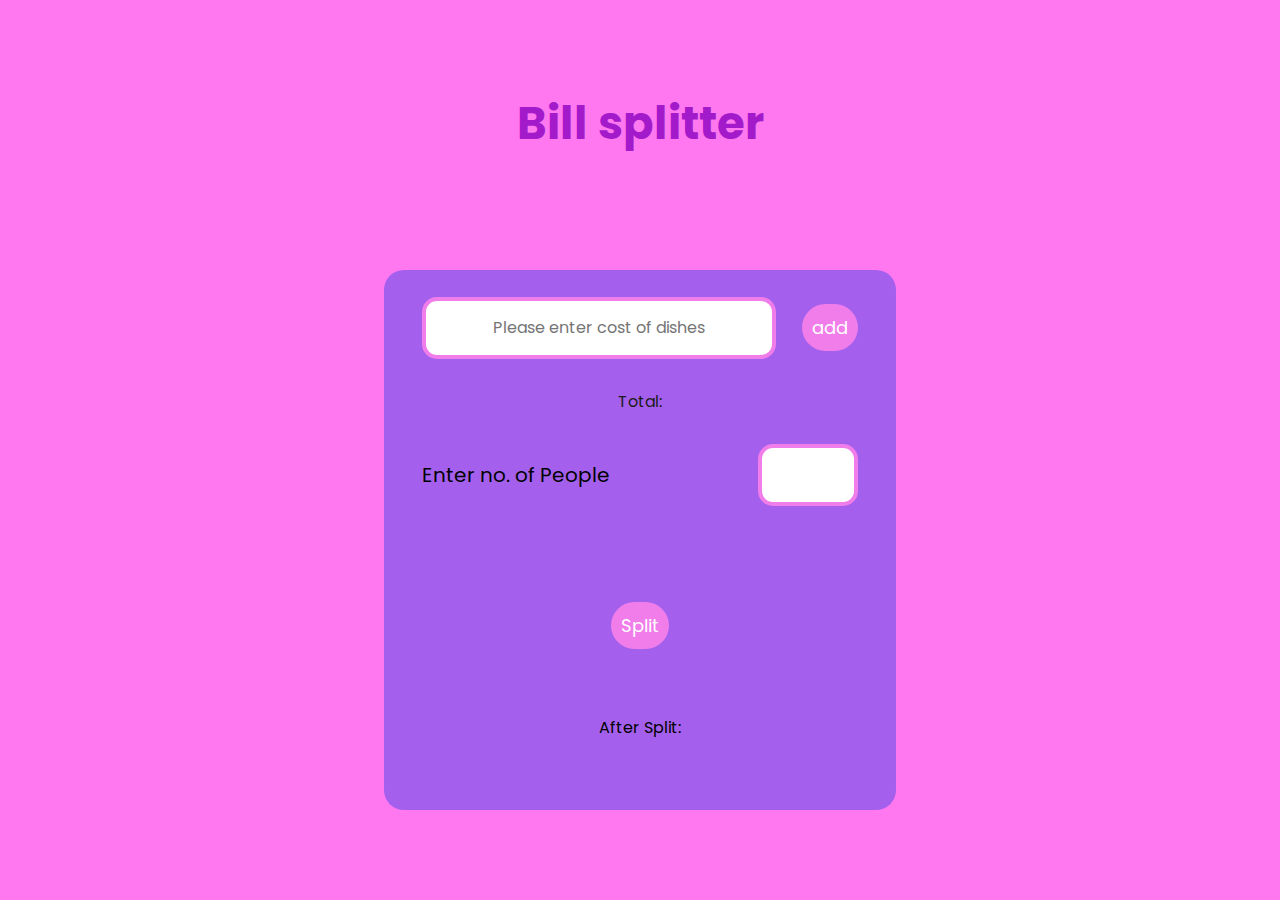
<file: billsplitter/index.html>
<!DOCTYPE html>
<html lang="en">
<head>
    <meta charset="UTF-8">
    <meta http-equiv="X-UA-Compatible" content="IE=edge">
    <meta name="viewport" content="width=device-width, initial-scale=1.0">
    <title>capitalize letter</title>
    <link rel="stylesheet" href="./style.css">
    <link rel="preconnect" href="https://fonts.googleapis.com">
    <link rel="preconnect" href="https://fonts.gstatic.com" crossorigin>
    <link href="https://fonts.googleapis.com/css2?family=Poppins:wght@300;500&display=swap" rel="stylesheet">
</head>
<body>
    <h1>Bill splitter</h1>
    <div class="container">
        <div class="itemInput">
            <input type="text" name="" id="dishes" placeholder="Please enter cost of dishes">
            <button id="add">add</button>
        </div>
        <p id="total">Total:</p>
        <div class="enterpeople">
            <p id="ep">Enter no. of People </p>
            <input type="text" name="" id="epinput">

        </div>
        <div class="splitter">
            <button id="Split">Split</button>
            <p id="as">After Split:</p>
        </div>
    </div>
    <script src="./script.js"></script>
</body>
</html>
</file>
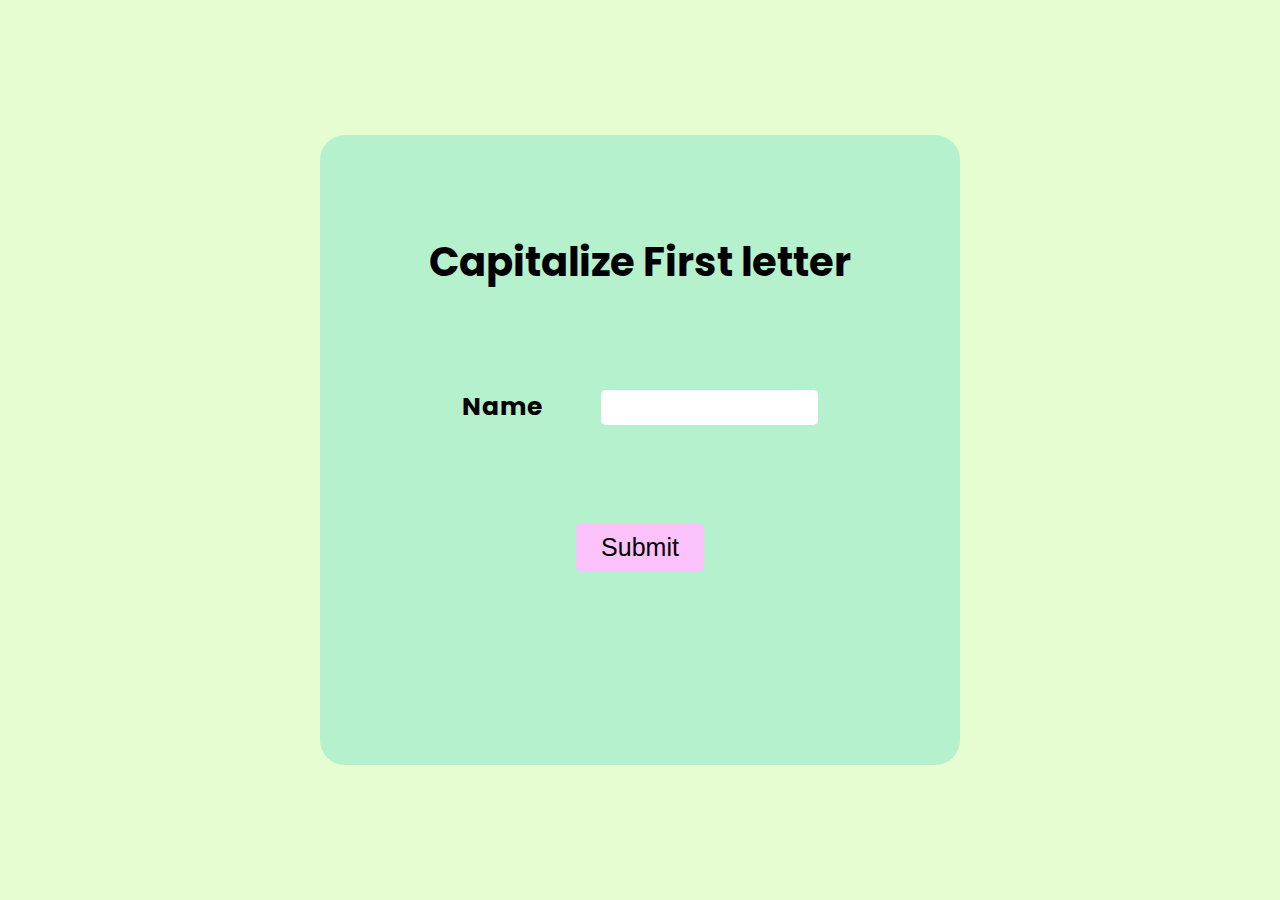
<file: capitalize first letter/index.html>
<!DOCTYPE html>
<html lang="en">
<head>
    <meta charset="UTF-8">
    <meta http-equiv="X-UA-Compatible" content="IE=edge">
    <meta name="viewport" content="width=device-width, initial-scale=1.0">
    <link rel="preconnect" href="https://fonts.googleapis.com">
    <link rel="preconnect" href="https://fonts.gstatic.com" crossorigin>
    <link href="https://fonts.googleapis.com/css2?family=Poppins:wght@500&display=swap" rel="stylesheet">
    <title>Document</title>
    <style>
        *{
            margin: 0;
            padding: 0;
        }
        body{
            background: #E5FDD1;
            font-family: 'Poppins', sans-serif;
            height: 100vh;
            width: 100%;
            display: flex;
            justify-content: center;
            align-items: center;
        }
        .container{
            width: 50%;
            height: 70%;
            display: flex;
            flex-direction: column;
            align-items: center;
            justify-content: space-evenly;
            background: #B5F1CC;
            border-radius: 25px;
        }
        .container div{
            width: 65%;
            display: flex;
            align-items: center;
            justify-content: space-around;
        }
        .container h1{
            font-size: 40px;
        }
        .container div h3{
            font-size: 25px;
        }
        .container div input{
            padding: 10px 20px;
            border-radius: 5px;
            outline: none;
            border: transparent;
        }
        .container button{
            padding: 10px 25px;
            font-size: 25px;
            background: #FCC2FC;
            border: transparent;
            border-radius: 5px;
            cursor: pointer;
        }
        .container p{
            font-size: 20px;
        }
    </style>
</head>
<body>

    <div class="container">
        <h1>Capitalize First letter</h1>
        <div>
            <h3>Name</h3><input type="text" name="" id="name">
        </div>
        <button id="btn">Submit</button>
        <p id="res"></p>
    </div>
    <script>
        let a=document.querySelector("#name");
        document.querySelector("#btn").addEventListener('click',function(){
            let v=0;
            let b=a.value.trim();
            console.log(b);
           
            (b.charAt(0).toLowerCase()===b.charAt(0)) ? document.querySelector("#res").innerHTML="After correcting format, your name : "+b.charAt(0).toUpperCase()+b.slice(1) : document.querySelector("#res").innerHTML="No change in format...Your Name: "+ b;
           
            
        });
    </script>
</body>
</html>
</file>
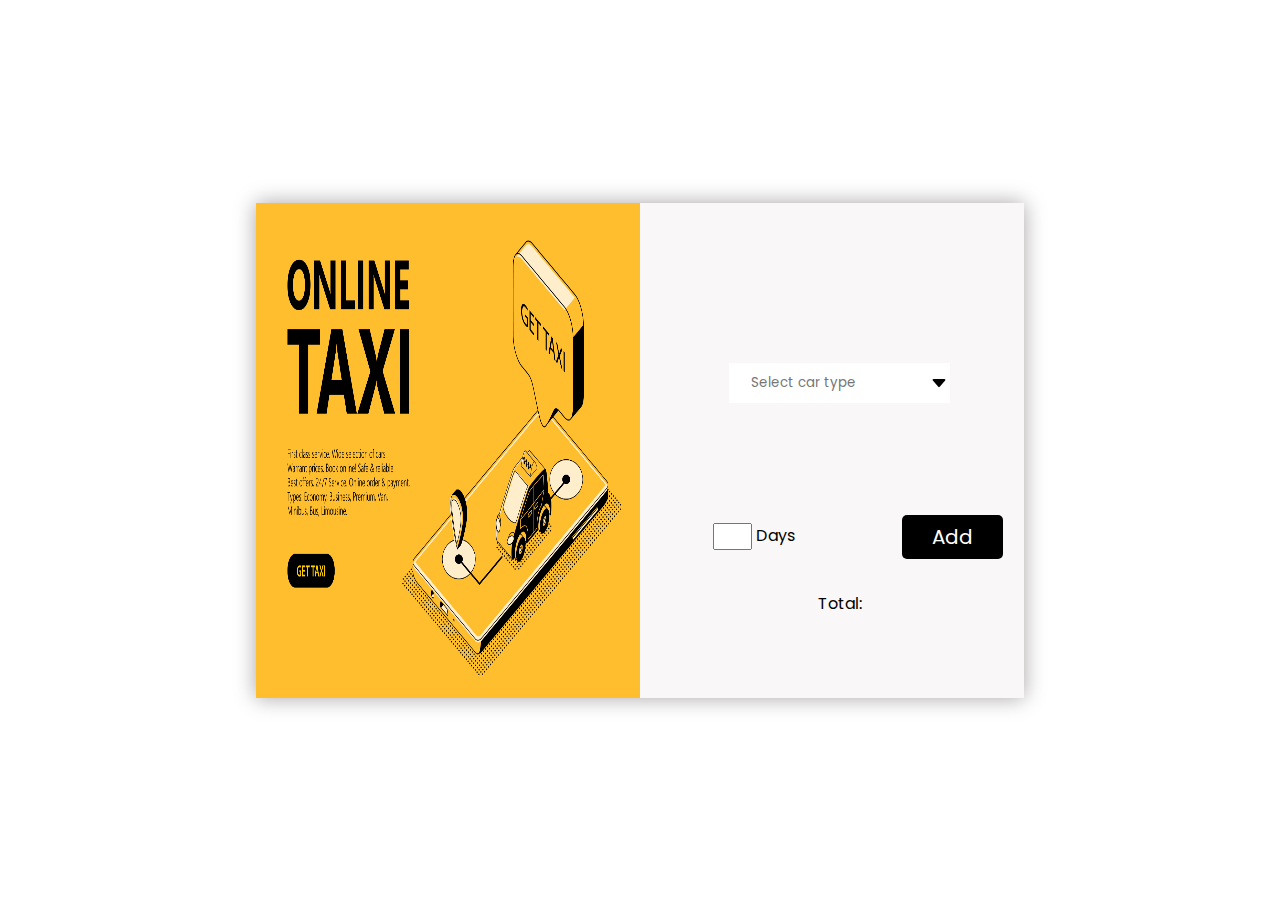
<file: car rental total/index.html>
<!DOCTYPE html>
<html lang="en">
<head>
    <meta charset="UTF-8">
    <meta http-equiv="X-UA-Compatible" content="IE=edge">
    <meta name="viewport" content="width=device-width, initial-scale=1.0">
    <title>Car rental service</title>
    <link rel="preconnect" href="https://fonts.googleapis.com">
    <link rel="preconnect" href="https://fonts.gstatic.com" crossorigin>
    <link href="https://fonts.googleapis.com/css2?family=Poppins:wght@500&display=swap" rel="stylesheet">
    <link rel="stylesheet" href="./style.css">
</head>
<body>
    <div class="main">
        <img src="./asset/2342.jpg" alt="" srcset="" id="logo">
        <div class="container">
            <div class="dropdown ">
                <div id="category" onclick="fun1()" ondblclick="fun2()"><input type="text" name="" id="taxt" placeholder="Select car type" class="text-box"> <img src="./asset/caret-down-outline.svg" alt="" srcset=""  id="img"></div>
                <div class="option">
                    <div onclick="show('Econmy Car')"><img src="./asset/eco.svg" alt="" srcset=""  id="img" >Economy Car</div>
                    <div onclick="show('Mid-size Car')"><img src="./asset/midsize.svg" alt="" srcset=""  id="img" >Mid-Size Car</div>
                    <div onclick="show('Luxury Car')"><img src="./asset/luxury.svg" alt="" srcset=""  id="img" >Luxury Car</div>
                </div>
            </div>
           
            <div class="btnSection"> 
                <div id="day"><input type="text" id="days"> Days</div>
                <button id="add">Add</button>
                
                
            </div>
            <p id="display">Total:</p>
        </div>
    </div>
    <script src="./script.js"></script>
</body>
</html>
</file>
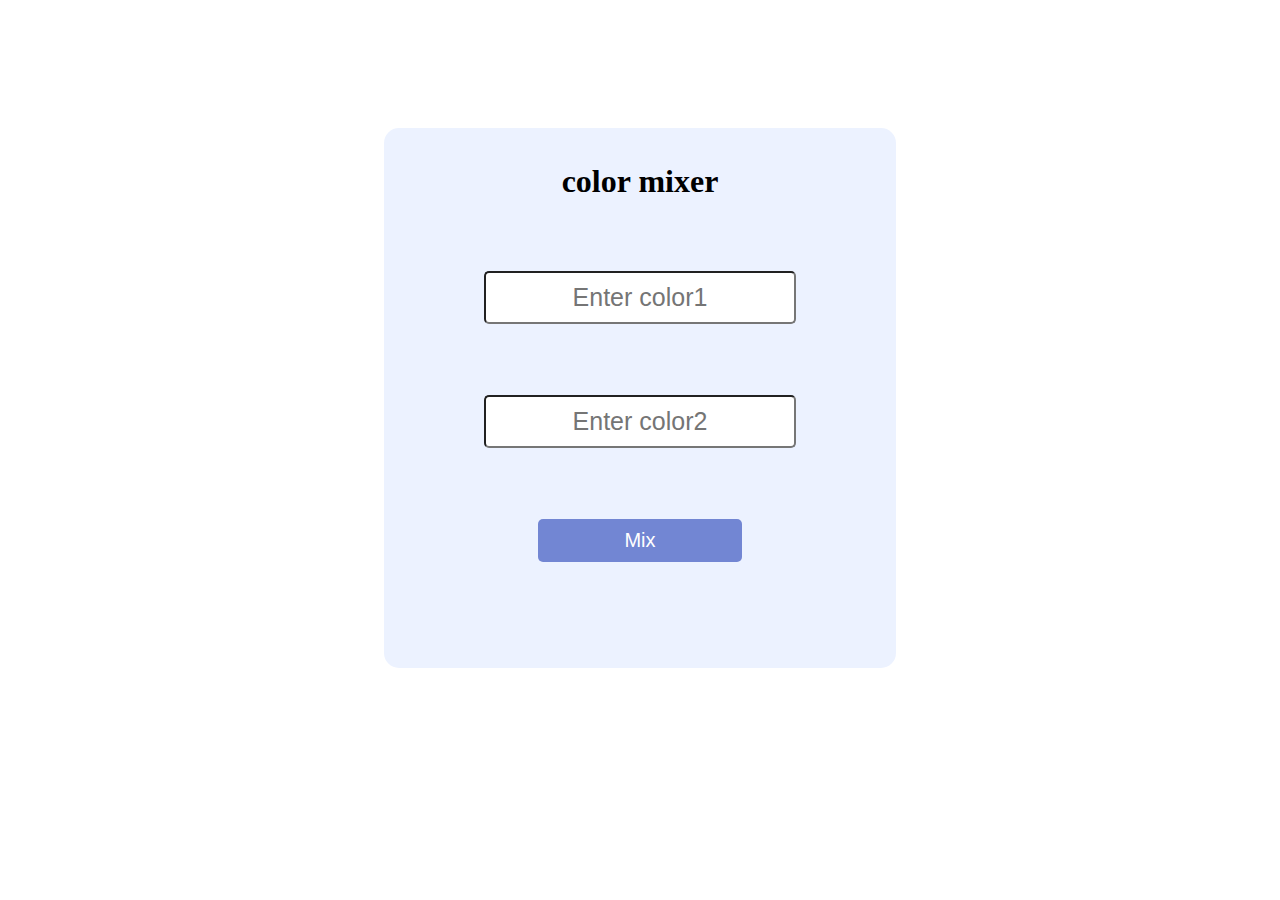
<file: colormixer/index.html>
<!DOCTYPE html>
<html lang="en">
<head>
    <meta charset="UTF-8">
    <meta http-equiv="X-UA-Compatible" content="IE=edge">
    <meta name="viewport" content="width=device-width, initial-scale=1.0">
    <title>Colormixer</title>
    <link rel="stylesheet" href="./style.css">
</head>
<body>
    <div class="container">
        <h1>color mixer</h1>
        <input type="text" name="" id="cr1"placeholder="Enter color1" >
        <input type="text" name="" id="cr2"placeholder="Enter color2" >
        <button id="btn">Mix</button>
        <p id="tag"></p>
    </div>
    <script src="./script.js"></script>
</body>
</html>
</file>
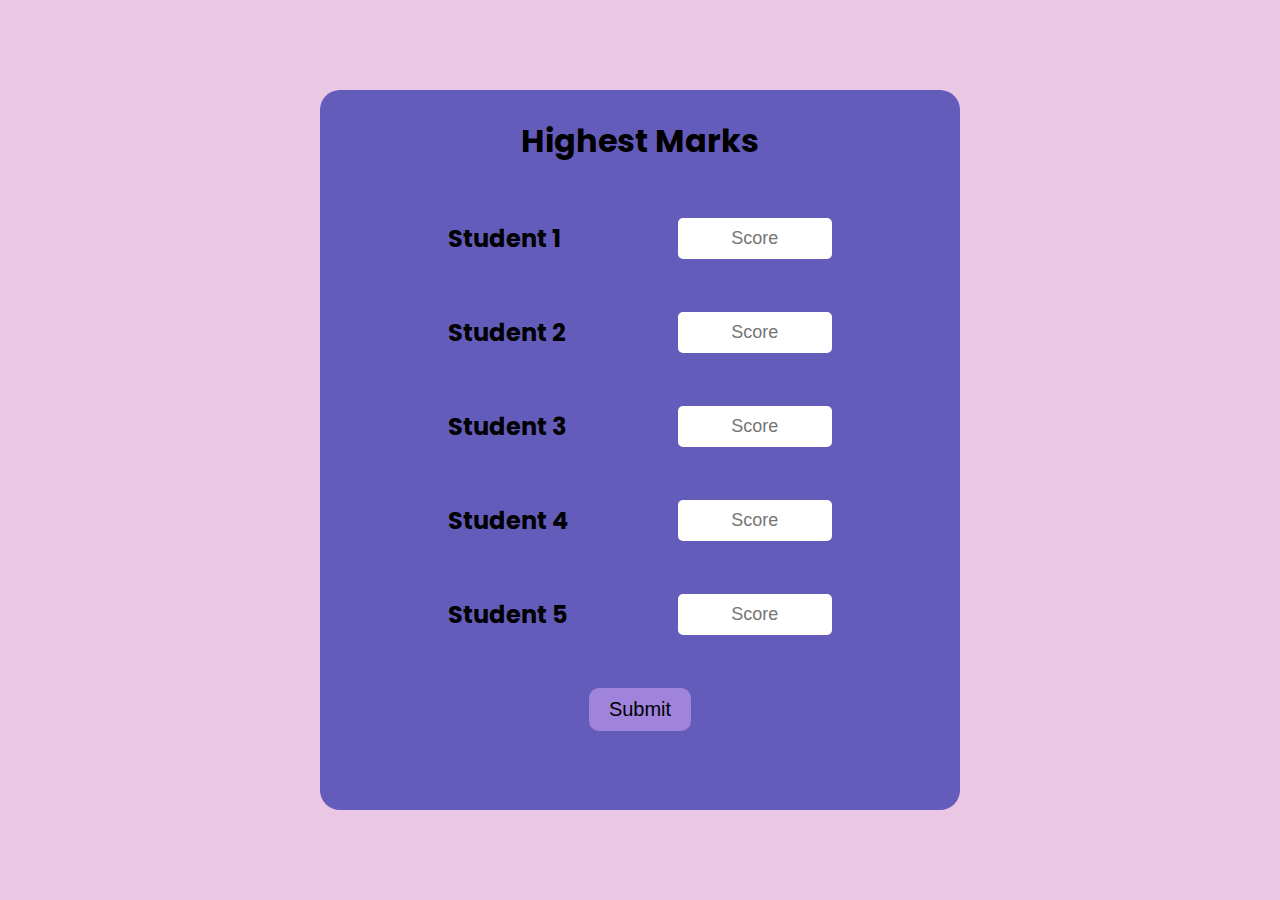
<file: highestmarks/index.html>
<!DOCTYPE html>
<html lang="en">
<head>
    <meta charset="UTF-8">
    <meta http-equiv="X-UA-Compatible" content="IE=edge">
    <meta name="viewport" content="width=device-width, initial-scale=1.0">
    <title>Document</title>
    <link rel="preconnect" href="https://fonts.googleapis.com">
    <link rel="preconnect" href="https://fonts.gstatic.com" crossorigin>
    <link href="https://fonts.googleapis.com/css2?family=Poppins:wght@500&display=swap" rel="stylesheet">
    <link rel="stylesheet" href="./style.css">
</head>
<body>
    <div class="container">
        <h1>Highest Marks</h1>
        <div><h2>Student 1</h2><input type="text" name="Student1" id="st1" placeholder="Score"></div>
        <div><h2>Student 2</h2><input type="text" name="Student2" id="st2" placeholder="Score"></div>
        <div><h2>Student 3</h2><input type="text" name="Student3" id="st3" placeholder="Score"></div>
        <div><h2>Student 4</h2><input type="text" name="Student4" id="st4" placeholder="Score"></div>
        <div><h2>Student 5</h2><input type="text" name="Student5" id="st5" placeholder="Score"></div>
        <button id="btn">Submit</button>
        <p id="display"></p>

    </div>
    <script src="./script.js"></script>
</body>
</html>
</file>
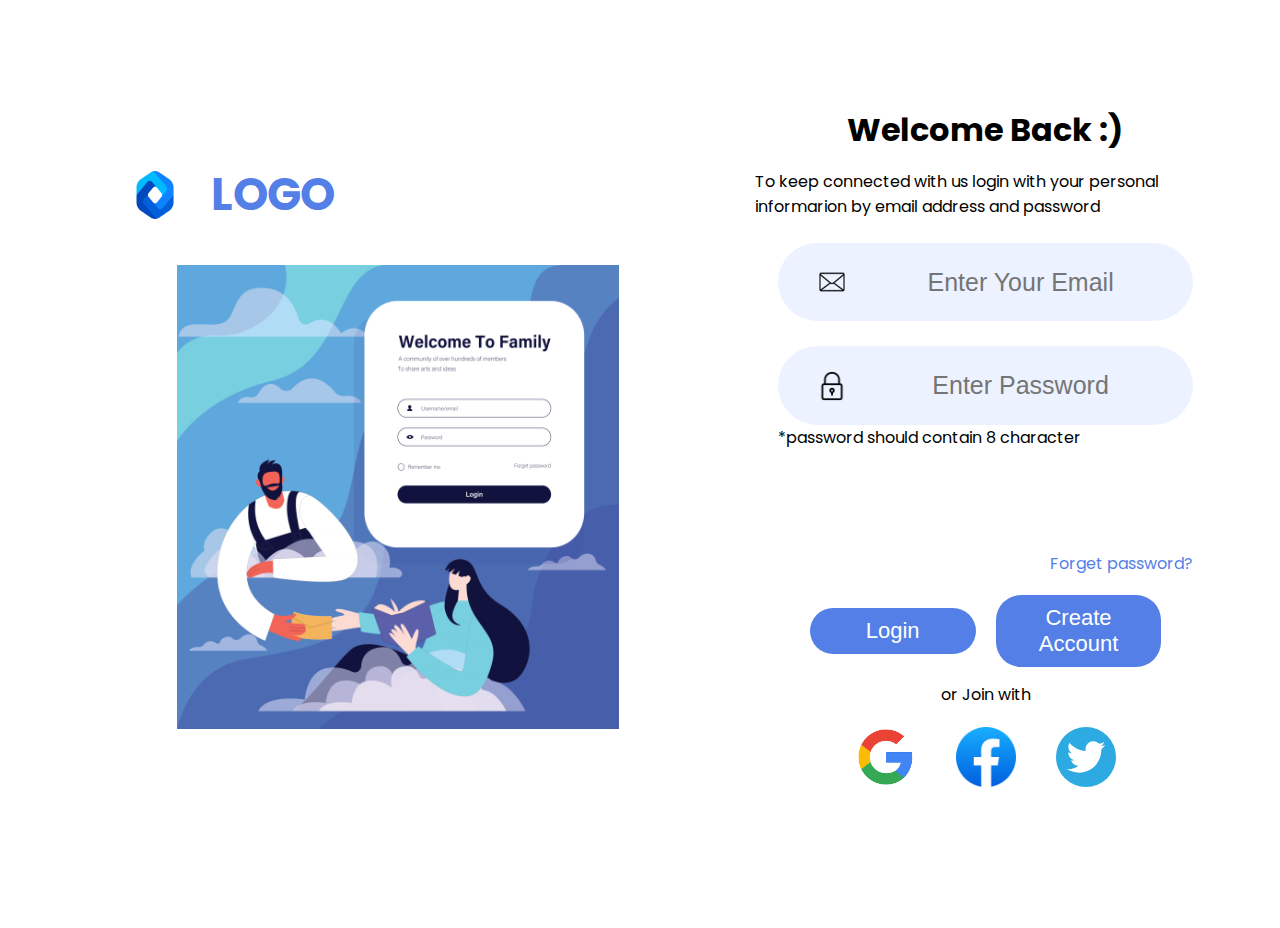
<file: password validator/index.html>
<!DOCTYPE html>
<html lang="en">
<head>
    <meta charset="UTF-8">
    <meta http-equiv="X-UA-Compatible" content="IE=edge">
    <meta name="viewport" content="width=device-width, initial-scale=1.0">
    <title>password validator</title>
    <link rel="preconnect" href="https://fonts.googleapis.com">
    <link rel="preconnect" href="https://fonts.gstatic.com" crossorigin>
    <link href="https://fonts.googleapis.com/css2?family=Poppins:wght@300;500&display=swap" rel="stylesheet">
    <link rel="stylesheet" href="./style.css">
</head>
<body>
    <div class="container">
        <div class="leftSection">
            <div class="logoSection">
                <img src="./asset/logo.png" alt="" srcset="">
                <h1>LOGO</h1>
            </div>
            <div class="imgSection">
                <img src="./asset/login2.jpg" alt="" srcset="">
            </div>
        </div>
        <div class="rightSection">
            <h1>Welcome Back :&#41</h1>
            <p>To keep connected with us login with your personal informarion by email address and password</p>
            <div class="inputSection">
                <div class="email">
                    <img src="./asset/email.png" alt="" srcset="" class="icon">
                    <input type="text" name="" id="email" placeholder="Enter Your Email" onkeypress="validation()">
                    <img src="./asset/accept.png" alt="" srcset="" id="greentick1">
                </div>
                <br>
                
                <div class="password">
                    <img src="./asset/lock.png" alt="" srcset="" class="icon">
                    <input type="password" name="" id="pass" placeholder="Enter Password" onkeypress="passValidation()">
                    <img src="./asset/accept.png" alt="" srcset="" id="greentick2">
                </div>
                <p>*password should contain 8 character </p>
            </div>
            <div class="forget"><a href="">Forget password?</a></div>
            <div class="btnSection">
                <button id="login">Login</button>
                <button>Create Account</button>
            </div>
            <div class="footer">
                <p>or Join with</p>
                <ul>
                    <li><img src="./asset/google.png" alt="" class="sm"></li>
                    <li><img src="./asset/Facebook_f_logo_(2021).svg.webp" alt="" class="sm"></li>
                    <li><img src="./asset/twitter-icon.svg" alt="" class="sm"></li>
                </ul>
            </div>
        </div>
    </div>
    <script src="./script.js"></script>
</body>
</html>
</file>
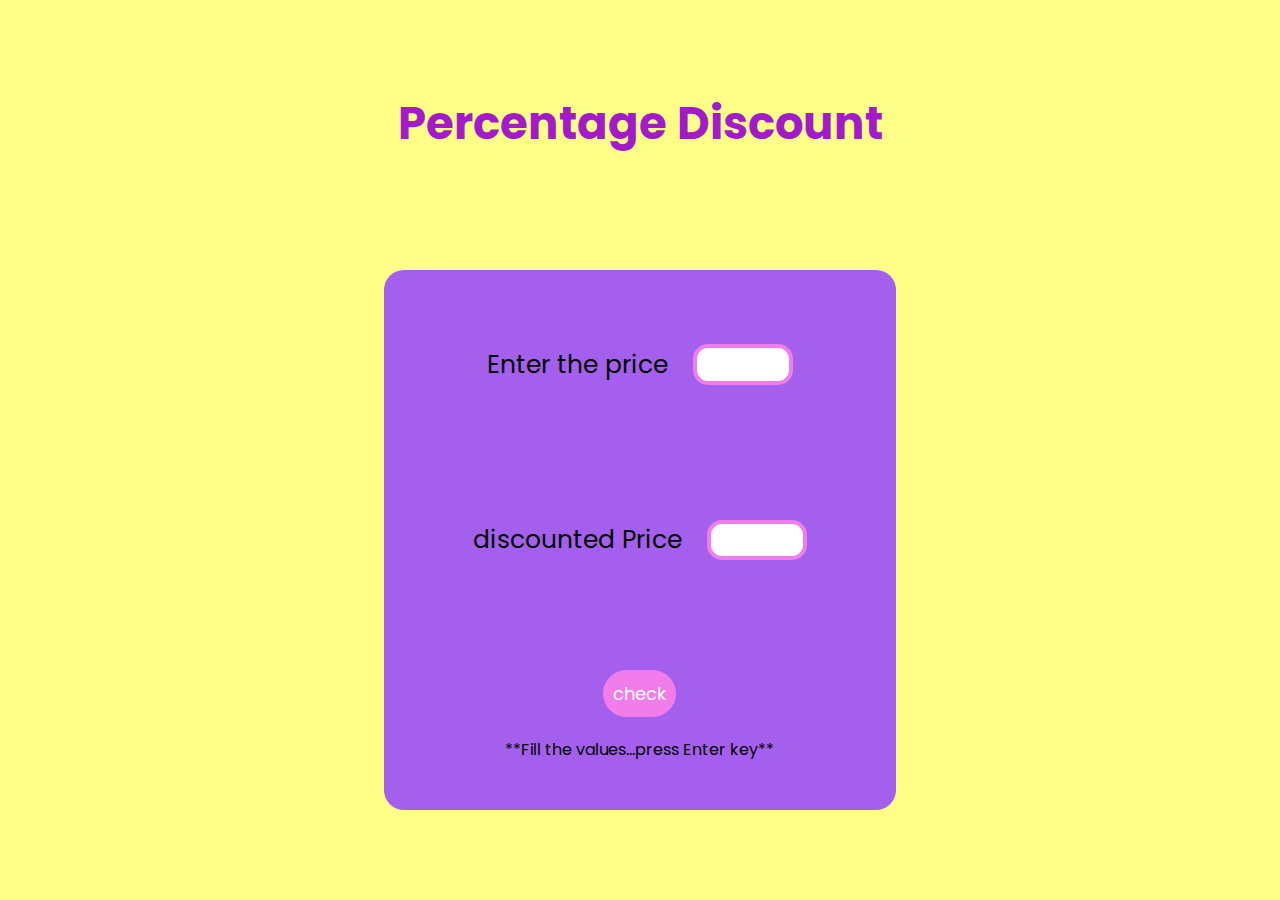
<file: percentage discount/index.html>
<!DOCTYPE html>
<html lang="en">
<head>
    <meta charset="UTF-8">
    <meta http-equiv="X-UA-Compatible" content="IE=edge">
    <meta name="viewport" content="width=device-width, initial-scale=1.0">
    <title>Percentage Discount</title>
    <link rel="preconnect" href="https://fonts.googleapis.com">
    <link rel="preconnect" href="https://fonts.gstatic.com" crossorigin>
    <link href="https://fonts.googleapis.com/css2?family=Poppins:wght@300;500&display=swap" rel="stylesheet">
    <link rel="stylesheet" href="./style.css">
</head>
<body>
    <h1>Percentage Discount</h1>
    <div class="container">
        <div class="priceSection">
            <p id="pricetag">Enter the price</p>
            <input type="text" name="" id="price" value="">
        </div>
        <div class="discountSection">
            <p id="discountpara">discounted Price</p>
            <input type="text" name="" id="discount" value="">
            
        </div>
        <div class="displaySection">
            <button id="btn">check</button>
            <p id="display">**Fill the values...press Enter key**</p>
        </div>
    
    </div>
    <script src="./script.js"></script>
</body>
</html>
</file>
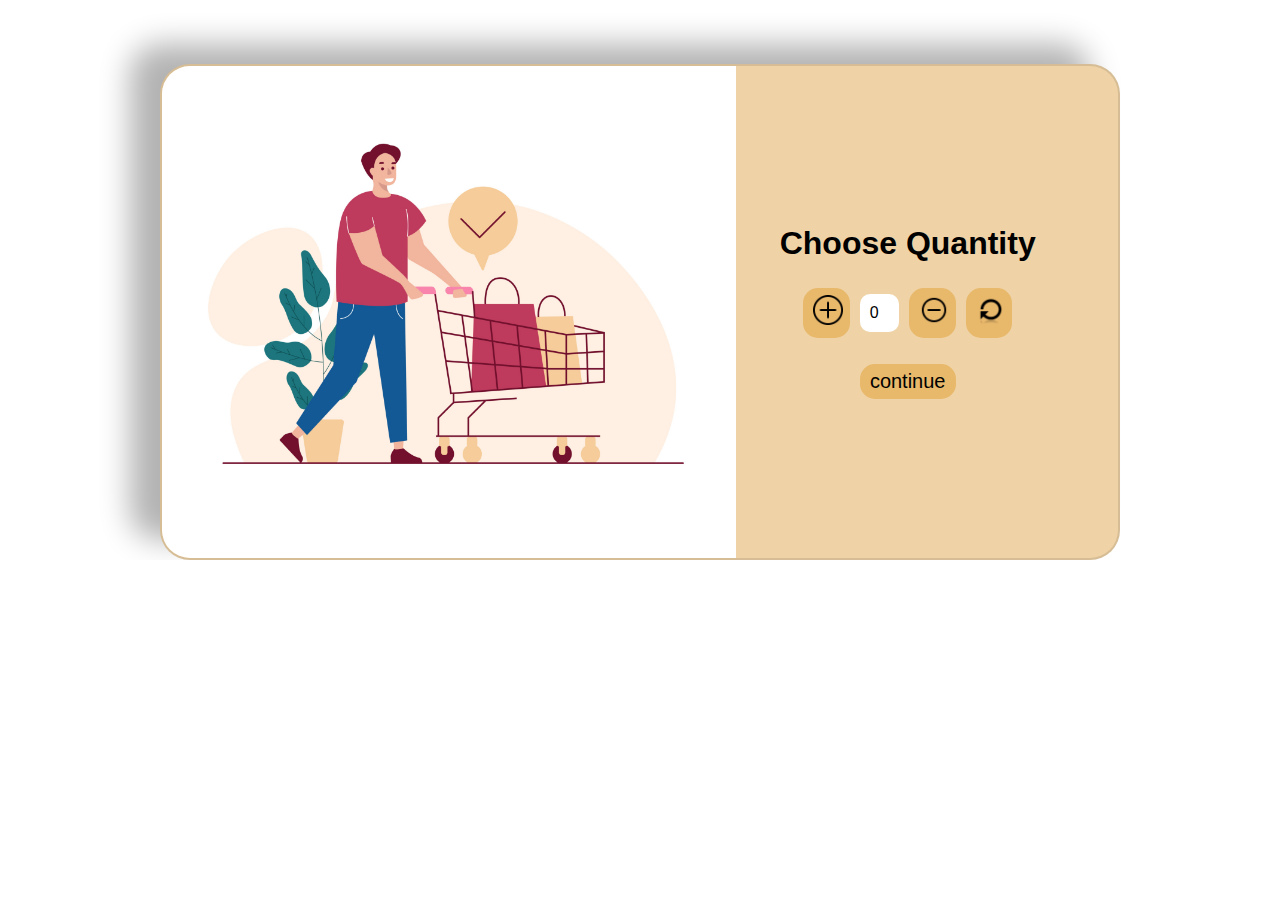
<file: shopping cart quantity incre- decre/index.html>
<!DOCTYPE html>
<html lang="en">
<head>
    <meta charset="UTF-8">
    <meta http-equiv="X-UA-Compatible" content="IE=edge">
    <meta name="viewport" content="width=device-width, initial-scale=1.0">
    <title>Shopping cart</title>
    <link rel="stylesheet" href="./style.css">
    <link rel="preconnect" href="https://fonts.googleapis.com">
   
</head>
<body>
    <div class="container">
        <img src="./asset/cart.jpg" alt="">
        <div class="rhs">
            <h1>Choose Quantity</h1>
            <div class="op">
                <button class="plus">
                    <span class="icon"><img src="./asset/plus.png" alt="" title="increase"></span>
                </button>
                <span class="number">0</span>
                <button class="minus">
                    <span class="icon"><img src="./asset/minus.png" alt="" title="decrease"></span>
                </button>
                <button class="reset">
                    <span class="icon"><img src="./asset/reset.png" alt="" title="reset"></span>
                </button>
            </div>
            <button class="continue">continue</button>
        </div>
    </div> 
    <script src="./script.js"></script>
</body>
</html>
</file>
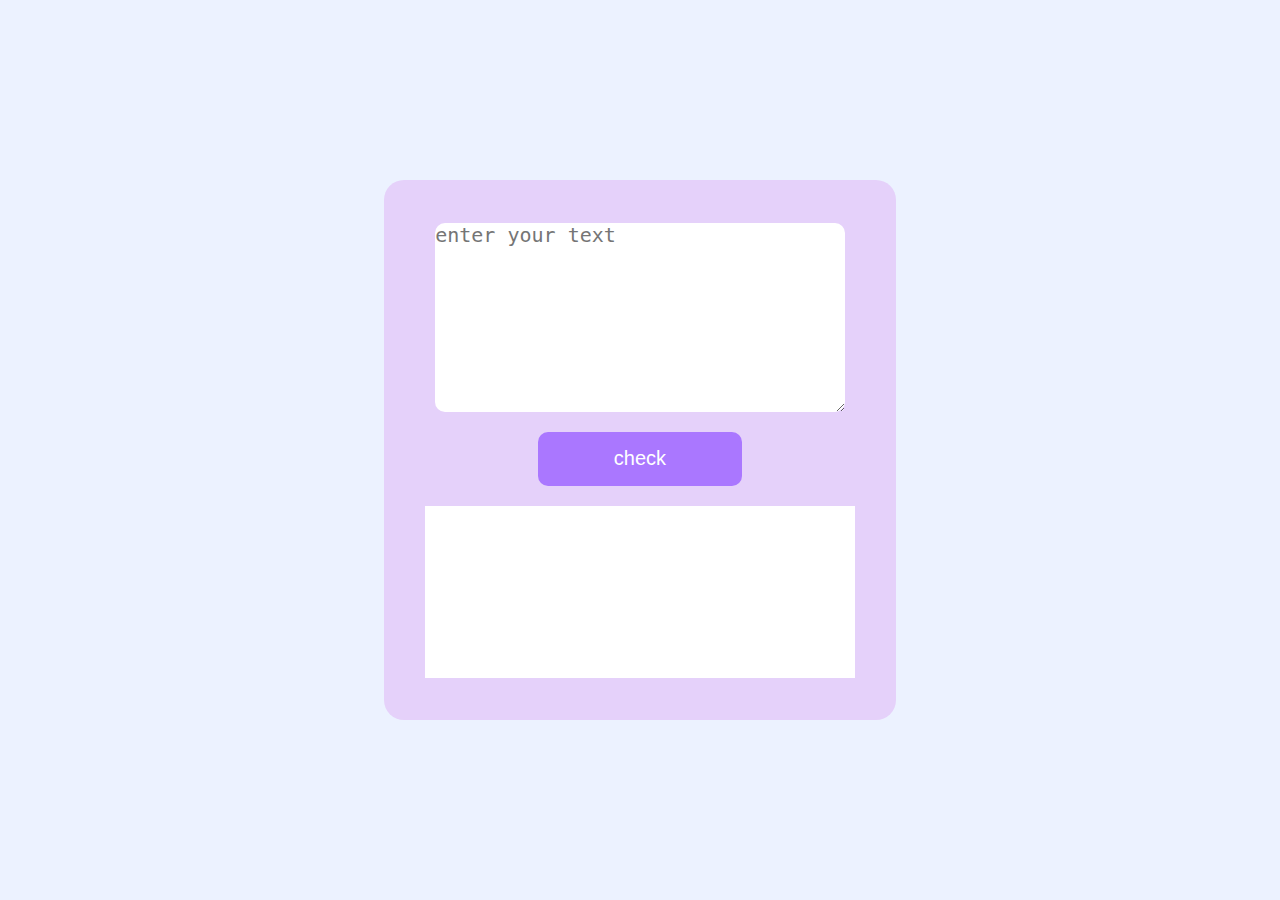
<file: textHighlighter/index.html>
<!DOCTYPE html>
<html lang="en">
<head>
    <meta charset="UTF-8">
    <meta http-equiv="X-UA-Compatible" content="IE=edge">
    <meta name="viewport" content="width=device-width, initial-scale=1.0">
    <title>Text Highlighter</title>
    <link rel="preconnect" href="https://fonts.googleapis.com">
    <link rel="preconnect" href="https://fonts.gstatic.com" crossorigin>
    <link href="https://fonts.googleapis.com/css2?family=Poppins:wght@300;500&display=swap" rel="stylesheet">
    <link rel="stylesheet" href="./style.css">

</head>
<body>
    <div class="main">
            <textarea name="" id="Text" cols="30" rows="10" placeholder="enter your text"></textarea>
            <button id="check">check</button>
            <p id="display"></p>
    
    </div>
    <script src="./script.js"></script>
</body>
</html>
</file>
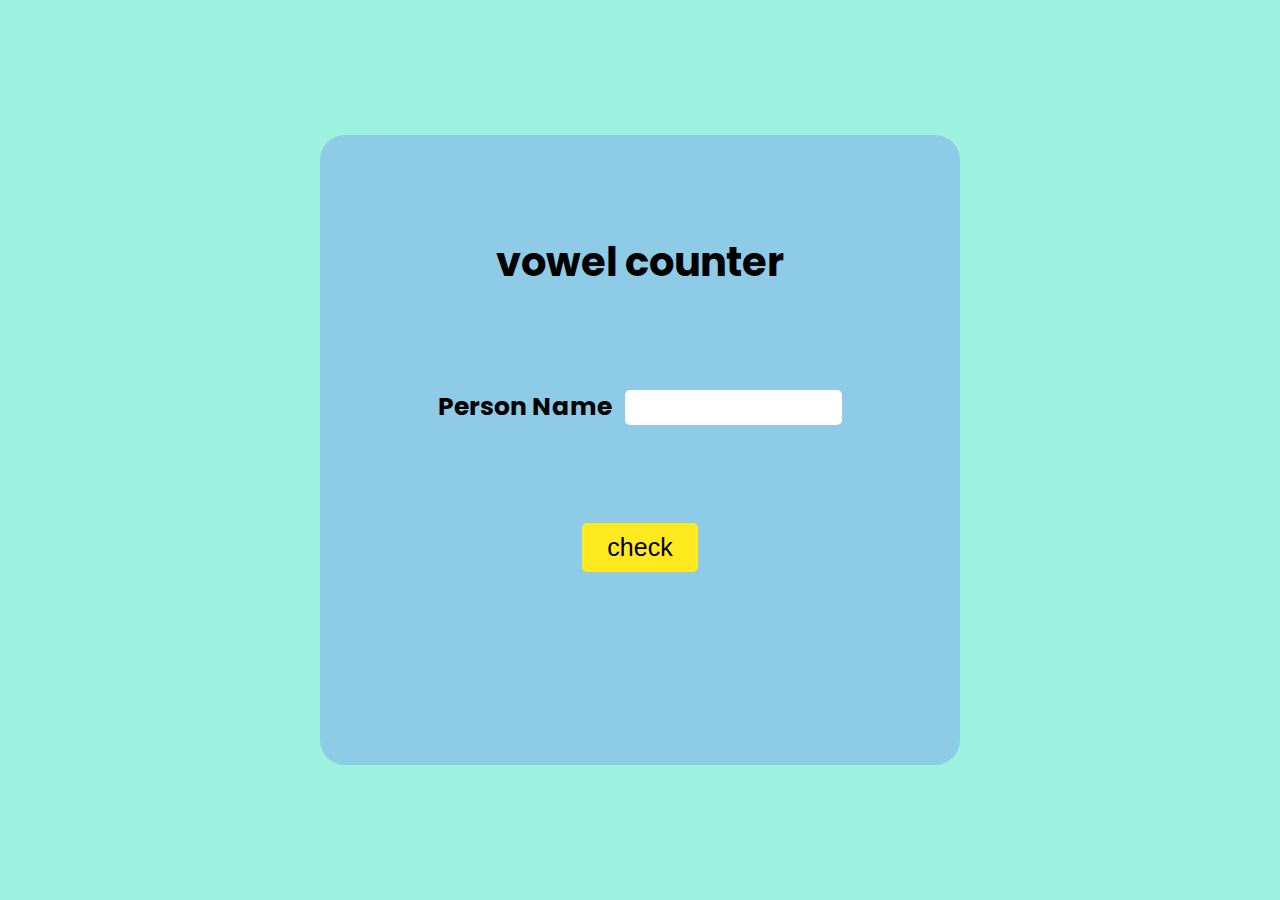
<file: vowel counter/index.html>
<!DOCTYPE html>
<html lang="en">
<head>
    <meta charset="UTF-8">
    <meta http-equiv="X-UA-Compatible" content="IE=edge">
    <meta name="viewport" content="width=device-width, initial-scale=1.0">
    <link rel="preconnect" href="https://fonts.googleapis.com">
    <link rel="preconnect" href="https://fonts.gstatic.com" crossorigin>
    <link href="https://fonts.googleapis.com/css2?family=Poppins:wght@500&display=swap" rel="stylesheet">
    <title>Document</title>
    <style>
        *{
            margin: 0;
            padding: 0;
        }
        body{
            background: #9DF1DF;
            font-family: 'Poppins', sans-serif;
            height: 100vh;
            width: 100%;
            display: flex;
            justify-content: center;
            align-items: center;
        }
        .container{
            width: 50%;
            height: 70%;
            display: flex;
            flex-direction: column;
            align-items: center;
            justify-content: space-evenly;
            background: #8DCBE6;
            border-radius: 25px;
        }
        .container div{
            width: 65%;
            display: flex;
            align-items: center;
            justify-content: space-around;
        }
        .container h1{
            font-size: 40px;
        }
        .container div h3{
            font-size: 25px;
        }
        .container div input{
            padding: 10px 20px;
            border-radius: 5px;
            outline: none;
            border: transparent;
        }
        .container button{
            padding: 10px 25px;
            font-size: 25px;
            background: #FFEA20;
            border: transparent;
            border-radius: 5px;
            cursor: pointer;
        }
        .container p{
            font-size: 20px;
        }
    </style>
</head>
<body>

    <div class="container">
        <h1>vowel counter</h1>
        <div>
            <h3>Person Name</h3><input type="text" name="" id="name">
        </div>
        <button id="btn">check</button>
        <p id="res"></p>
    </div>
    <script>
        let a=document.querySelector("#name");
        document.querySelector("#btn").addEventListener('click',function(){
            let v=0;
            let b=a.value.toLowerCase();
            for (let i = 0; i < b.length; i++) {
                if(b[i]=='a'||b[i]=='e'||b[i]=='i'||b[i]=='o'||b[i]=='u'){
                    v++;
                }
            } 
            document.querySelector("#res").innerHTML="Vowel count : "+ v;
        })
    </script>
</body>
</html>
</file>
<file: billsplitter/style.css>
*{
    padding: 0;
    margin: 0;
    font-family: 'Poppins', sans-serif;

}
body{
    background: #FF78F0;
    height: 100vh;
    display: flex;
    flex-direction: column;
    align-items: center;
    justify-content: space-evenly;
}
h1{
    width: 70%;
    height: 10%;
    text-align: center;
    font-size: 45px;
    color: #A31ACB;
   
}
.container{
    width: 40%;
    height: 60%;
    background: #A460ED;
    display: flex;
    flex-direction: column;
    align-items: center;
    justify-content: space-around;
    border-radius: 20px
}
.itemInput{
    width: 90%;
    height: 20%;
    display: flex;
    align-items: center;
    justify-content: space-around;

}
#dishes{
    width: 75%;
    height: 50%;
    border: 4px solid #F07DEA;
    border-radius: 15px;
    outline: none;
    font-size: 16px;
    text-align: center;
}
#add{
    padding: 10px 10px;
    background: #F07DEA;
    font-size: 18px;
    border: transparent;
    color: white;
    border-radius: 50px;
    cursor: pointer;
    transition: 1s;
}
#total{
    color: rgb(28, 27, 27);
    text-align: left;

}
.enterpeople{
    width: 90%;
    height: 20%;
    display: flex;
    align-items: center;
    justify-content: space-evenly;
}
#ep{
    width: 70%;
    font-size: 20px;
}
#epinput{
    width: 20%;
    height: 50%;
    border: 4px solid #F07DEA;
    border-radius: 15px;
    outline: none;
    font-size: 16px;
    text-align: center;
}
.splitter{
    width: 90%;
    height: 50%;
    display: flex;
    flex-direction: column;
    align-items: center;
    justify-content: space-evenly;
}

#Split{
    padding: 10px 10px;
    background: #F07DEA;
    font-size: 18px;
    border: transparent;
    color: white;
    border-radius: 50px;
    cursor: pointer;
    transition: 1s;
}
</file>
<file: car rental total/style.css>
*{
    padding: 0;
    margin: 0;
    font-family: 'Poppins', sans-serif;
}
body{
    width: 100%;
    height: 100vh;
    display: flex;
    align-items: center;
    justify-content: center;
}
.main{
    width: 60%;
    height: 55%;
    display: flex;
    align-items: center;
    justify-content:space-between;
    gap: 2%;
    background: #F9F7F7;
    box-shadow: 0px 0px 20px rgb(168, 163, 163);
    
}
#logo{
    width: 50%;
    height: 100%;
    
}
#img{
    height: 20px;
    width: 20px;
    cursor: pointer;
}
.container{
    width: 70%;
    height: 80%;
    display: flex;
    flex-direction: column;
    justify-content: space-evenly;
    align-items: center;
}
#category{
    width: 100%;
    display: flex;
    align-items: center;
    justify-content: space-around;
    background-color: #fff;
}
.dropdown{
    width: 60%;
    height: 50%;
    display: flex;
    flex-direction: column;
    align-items: center;
    justify-content: space-around;
    gap: 10px;
}
.dropdown div input{
    width: 70%;
    padding: 10px 20px;
    outline: none;
    border: none;
    cursor: pointer;
}
.option{
    width: 100%;
    height: 70%;
    display: flex;
    flex-direction: column;
    align-items: center;
    justify-content: space-between;
    background: #fff;
    border-radius: 15px;
    overflow: hidden;
    display: none;
}
.option div{
    width: 100%;
    display: flex;
    align-items: center;
    justify-content: center;
    gap: 20px;
    cursor: pointer;
}
.option div:hover{
    background: #000;
    color: #fff;
}
#day{
    width: 40%;
    margin-left: 10%;
    align-items: center;
    justify-content: center;
}
#days {
    width: 20%;
    padding: 1% 2%;
    outline: none;
}
.btnSection{
    width: 100%;
    display: flex;
    align-items: center;
    justify-content: space-around;
}
button{
    padding: 7px 30px;
    border-radius: 5px;
    border: transparent;
    font-size: 20px;
    background: #000;
    color:#fff;
    cursor: pointer;
}
</file>
<file: colormixer/style.css>
*{
    margin: 0;
    padding: 0;
}
body{
    background: white;
    display: flex;
   /*flex-direction: column;*/ 
    justify-content: center;
    align-items: center;
}
.container{
    margin-top: 10%;
    width: 40%;
    height: 60vh;
    background: #ECF2FF;
    display: flex;
    flex-direction: column;
    justify-content: space-around;
    align-items: center;
    border-radius: 15px;

}
.container input{
    width: 60%;
    padding: 10px 0;
    text-align: center;
    font-size: 25px;
    border-radius: 5px;
    
}
.container button{
    padding: 10px 20px;
    width: 40%;
    background: #7286D3;
    font-size: 20px;
    color: #fff;
    border-radius: 5px;
    border: transparent;
    cursor: pointer;
}
</file>
<file: highestmarks/style.css>
*{
    padding: 0;
    margin: 0;
}
body{
    background: #EBC7E6;
    font-family: 'Poppins', sans-serif;
    display: flex;
    justify-content: center;
    align-items: center;
    height: 100vh;
}
.container{
    width: 50%;
    height: 80%;
    background:#645CBB ;
    display: flex;
    flex-direction: column;
    align-items: center;
    justify-content: space-around;
    border-radius: 20px;
}
.container div{
    width: 60%;
    display: flex;
    align-items: center;
    justify-content: space-between;
}
.container div input{
    width: 35%;
    padding: 10px;
    border-radius: 5px;
    text-align: center;
    font-size: 18px;
    border: transparent;
    outline: none;
}
.container div input:hover{
    width: 40%;

}
.container button{
    padding: 10px 20px;
    font-size: 20px;
    border-radius: 10px;
    border: transparent;
    background: #A084DC;
    cursor: pointer;
}
.container button:hover{
    padding: 12px 24px;
    font-size: 22px;
    font-weight: 400;
}
</file>
<file: password validator/style.css>
*{
    padding: 0;
    margin: 0;

}
body{
    font-family: 'Poppins', sans-serif;
    box-sizing: border-box;
    overflow: hidden;
    height: 100vh;
    width: 100%;
    display: flex;
    align-items: center;
    justify-content: center;
   
    
}
.icon{
    width: 30px;
    height: 30px;
}
#greentick1,#greentick2{
    width: 20px;
    height: 20px;
    display: none;
}
.sm{
    width: 60px;
    height: 60px;
    cursor: pointer;
}
.container{
    width: 90%;
    height: 85%;
    display: flex;
    align-items: center;
    justify-content: center;
    
}
.leftSection{
    margin-top: 15%;
    width: 60%;
    height: 90%;
    display: flex;
    flex-direction: column;
    align-items: center;
    justify-content: center;
    gap: 20px;
}
.logoSection{
    width: 90%;
    height: 20%;
    display: flex;
    align-items: center;

}
.logoSection h1{
    color: #537FE7;
    font-size: 45px;
}
.logoSection img{
    width: 112px;
    height: 100px;
}
.imgSection img{
    width: 95%;
    height: 70%;
}
.rightSection{
    width: 40%;
    height: 90%;
    display: flex;
    flex-direction: column;
    align-items: center;
    justify-content: center;
    gap: 15px;
}

.inputSection{
    margin-top: 2%;
    width: 90%;
    height: 45%;
    flex-direction: column;
    align-items: center;
    justify-content: space-evenly;
    cursor: pointer;
    gap: 30px;
}
.email:hover,.password:hover{
    background: rgb(255, 255, 255);
}
.password input:hover{
    background: rgb(255, 255, 255);
}
#email:hover{
    background: rgb(255, 255, 255);
}
.email,.password{
    width: 100%;
    height: 20%;
    padding: 10px 0px;
    display: flex;
    align-items: center;
    justify-content: center;
    background: #ECF2FF;
    border-radius: 40px;
    gap: 40px;

}
.email input,.password input{
    width: 55%;
    padding: 10px 20px;
    outline: none;
    background: transparent;
    border: none;
    font-size: 25px;
    text-align: center;
}

.forget{
    width: 90%;
    display: flex;
    align-items: center;
    justify-content: end;

}
.forget a{
    text-decoration: none;
    color: #537FE7;
    cursor: pointer;
}
.forget a:hover{
    font-weight: 600;
}
.btnSection{
    margin-top: 1%;
    width: 90%;
    display: flex;
    align-items: center;
    justify-content: center;
    gap: 20px;
}
.btnSection button{
    width: 40%;
    padding: 10px 20px;
    background:#537FE7 ;
    border-radius: 25px;
    border: transparent;
    font-size: 22px;
    color: white;
    cursor: pointer;
}
.footer{
    display: flex;
    flex-direction: column;
    align-items: center;
    justify-content: space-evenly;
    gap: 20px;
}
.footer ul{
   
    display: flex;
    align-items: center;
    justify-content: center;
    gap: 40px;
}
.footer ul li{
    list-style: none;
}
</file>
<file: percentage discount/style.css>
*{
    padding: 0;
    margin: 0;
    font-family: 'Poppins', sans-serif;

}
body{
    background: #FEFF86;
    height: 100vh;
    display: flex;
    flex-direction: column;
    align-items: center;
    justify-content: space-evenly;
}
h1{
    width: 70%;
    height: 10%;
    text-align: center;
    font-size: 45px;
    color: #A31ACB;
   
}
.container{
    width: 40%;
    height: 60%;
    background: #A460ED;
    display: flex;
    flex-direction: column;
    align-items: center;
    justify-content: space-evenly;
    border-radius: 20px
}
.priceSection{
    width: 90%;
    height: 30%;
    display: flex;
    align-items: center;
    justify-content: center;
    gap: 25px;
   
}
#price{
    width: 20%;
    height: 20%;
    border: 4px solid #F07DEA;
    border-radius: 15px;
    outline: none;
    font-size: 16px;
    text-align: center
}
#pricetag,#discountpara{
    font-size: 25px;
}
.discountSection{
    width: 90%;
    height: 30%;
    display: flex;
    align-items: center;
    justify-content: center;
    gap: 25px;
}
#discount{
    width: 20%;
    height: 20%;
    border: 4px solid #F07DEA;
    border-radius: 15px;
    outline: none;
    font-size: 16px;
    text-align: center
}
.displaySection{
    width: 90%;
    height: 30%;
    display: flex;
    flex-direction: column;
    justify-content: center;
    align-items: center;
    gap: 20px;
}
#btn{
    padding: 10px 10px;
    background: #F07DEA;
    font-size: 18px;
    border: transparent;
    color: white;
    border-radius: 50px;
    cursor: pointer;
    transition: 1s;
}
</file>
<file: shopping cart quantity incre- decre/style.css>
*{
    margin: 0;
    padding: 0;
    overflow: hidden;
    box-sizing: border-box;
    font-family: 'Poppins', sans-serif;
    font-family: 'Varela Round', sans-serif;
}
body{

    display: flex;
    justify-content: center;
    align-items: center;
    background-color: rgb(255, 255, 255);

}
.container{
    margin-top: 5%;
    width: 75%;
    display: flex;
    justify-content: space-between;
    align-items: center;
    border-radius: 30px;
    background: #efd3a6;
    border: 2px solid rgba(0,0,0,0.1);
    box-shadow: -30px -20px 30px  rgba(0,0,0,0.3);
}
.container img{
    width: 60%;
}
.rhs{
    width: 30%;
    height: 200px;
    margin-right: 7%;
    display: flex;
    flex-direction: column;
    justify-content: space-around;
    align-items: center;
    
}
.op{
    display: flex;
    flex-direction: row;
    align-items: center;
    justify-content: space-around;
    gap: 10px;
}

.plus,.minus,.reset{
   
   width: 50px;
   height: 50px;
    border-radius: 50%;
    border: none;
    background-color: #e4ab51;
    cursor: pointer;
}
.plus:hover,.minus:hover,.reset:hover,.rhs button:hover{
    background-color: #da9a34;
}
.icon img{
    width: 30px;
    height: 30px;
}
.rhs button{
    padding: 6px 10px;
    border: none;
    border-radius: 15px;
    background-color: #e8b86b;
    font-size: 20px;
    cursor: pointer;
}
.number{
    width: 20%;
    padding: 10px 10px;
    border: #e66f3c;
    border-radius: 10px;
    background:white;
}
</file>
<file: textHighlighter/style.css>
*{
    padding: 0;
    margin: 0;
    
    
}
body{
    font-family: 'Poppins', sans-serif;
    background: #ECF2FF;
    display: flex;
    align-items:center ;
    justify-content: center;
    height: 100vh;
}
.main{
    width: 40%;
    height: 60%;
    display: flex;
    flex-direction: column;
    align-items: center;
    justify-content: center;
    background-color: #E5D1FA;
    gap: 20px;
    border-radius: 20px;
}
#Text{
    width: 80%;
    height: 35%;
    
    outline: none;
    border-radius: 10px;
    border: transparent;
    font-size: 20px;
    
}
#check{
    width: 40%;
    height: 10%;
    padding: 10px 50px;
    font-size: 20px;
    color: white;
    background: #AA77FF;
    border: transparent;
    border-radius: 10px;
    cursor: pointer;

}
.main p{
    padding: 5px 10px;
    color: #975cf5;
    width: 80%;
    height: 30%;
    background-color: white;
    overflow: auto;

}
</file>
